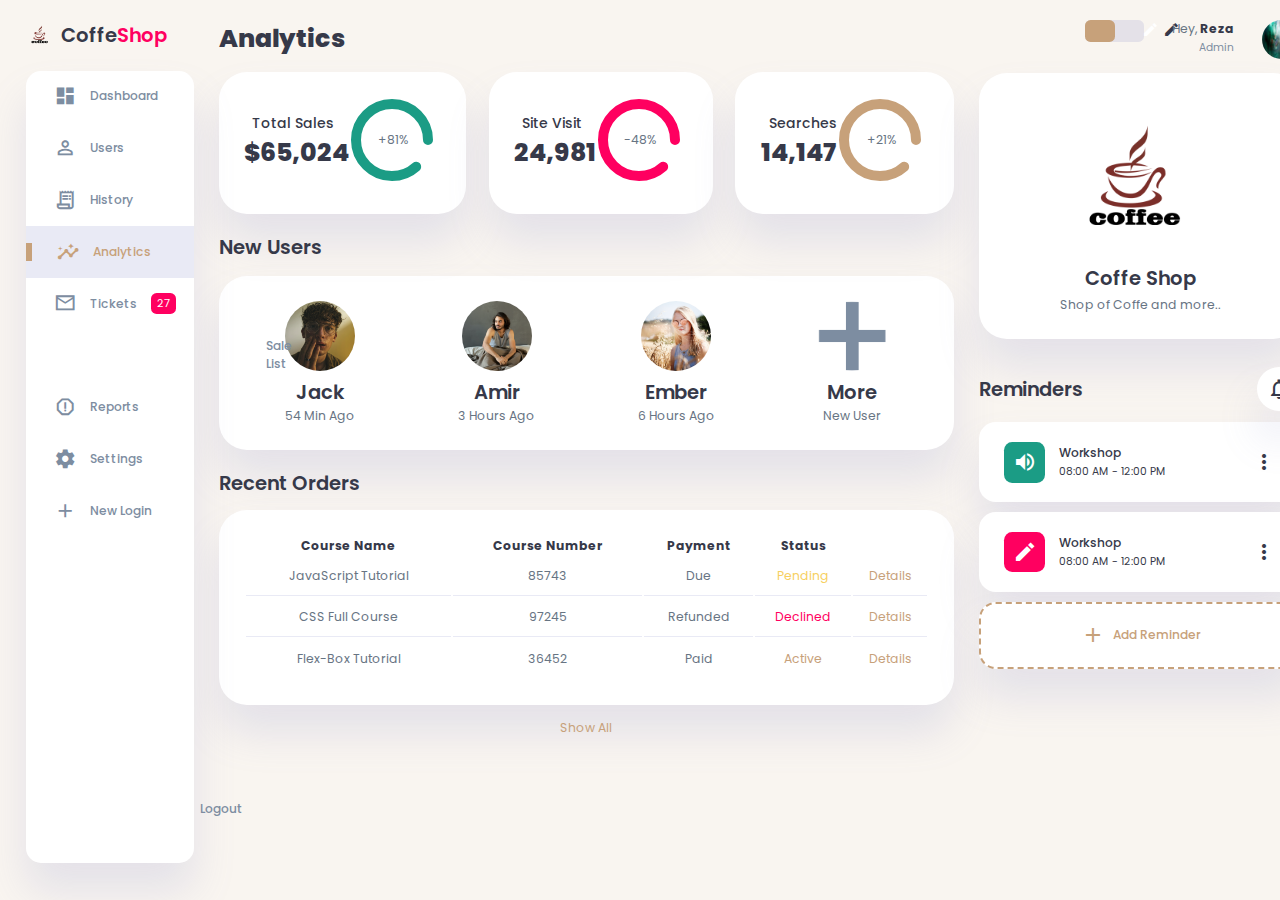
<file: Dashboard/dashboard.html>
<!DOCTYPE html>
<html lang="en">
<head>
    <meta charset="UTF-8">
    <meta name="viewport" content="width=device-width, initial-scale=1.0">
    <link href="https://fonts.googleapis.com/icon?family=Material+Icons+Sharp" rel="stylesheet">
    <link rel="icon" href="../IMG/cafes.png">
    <link rel="stylesheet" href="./CSS/Style.css">
    <title>Dashboard Admin</title>
</head>
<body>

    <div class="container">
        <!-- Sidebar Section -->
        <aside>
            <div class="toggle">
                <div class="logo">
                    <img src="../IMG/cafes.png">
                    <h2>Coffe<span class="danger">Shop</span></h2>
                </div>
                <div class="close" id="close-btn">
                    <span class="material-icons-sharp">
                        close
                    </span>
                </div>
            </div>

            <div class="sidebar">
                <a href="#">
                    <span class="material-icons-sharp">
                        dashboard
                    </span>
                    <h3>Dashboard</h3>
                </a>
                <a href="#">
                    <span class="material-icons-sharp">
                        person_outline
                    </span>
                    <h3>Users</h3>
                </a>
                <a href="#">
                    <span class="material-icons-sharp">
                        receipt_long
                    </span>
                    <h3>History</h3>
                </a>
                <a href="#" class="active">
                    <span class="material-icons-sharp">
                        insights
                    </span>
                    <h3>Analytics</h3>
                </a>
                <a href="#">
                    <span class="material-icons-sharp">
                        mail_outline
                    </span>
                    <h3>Tickets</h3>
                    <span class="message-count">27</span>
                </a>
                <a href="#">
                    <span class="material-icons-sharp">
                        inventory
                    </span>
                    <h3>Sale List</h3>
                </a>
                <a href="#">
                    <span class="material-icons-sharp">
                        report_gmailerrorred
                    </span>
                    <h3>Reports</h3>
                </a>
                <a href="#">
                    <span class="material-icons-sharp">
                        settings
                    </span>
                    <h3>Settings</h3>
                </a>
                <a href="#">
                    <span class="material-icons-sharp">
                        add
                    </span>
                    <h3>New Login</h3>
                </a>
                <a href="../index.html">
                    <span class="material-icons-sharp">
                        logout
                    </span>
                    <h3>Logout</h3>
                </a>
            </div>
        </aside>
        <!-- End of Sidebar Section -->

        <!-- Main Content -->
        <main>
            <h1>Analytics</h1>
            <!-- Analyses -->
            <div class="analyse">
                <div class="sales">
                    <div class="status">
                        <div class="info">
                            <h3>Total Sales</h3>
                            <h1>$65,024</h1>
                        </div>
                        <div class="progresss">
                            <svg>
                                <circle cx="38" cy="38" r="36"></circle>
                            </svg>
                            <div class="percentage">
                                <p>+81%</p>
                            </div>
                        </div>
                    </div>
                </div>
                <div class="visits">
                    <div class="status">
                        <div class="info">
                            <h3>Site Visit</h3>
                            <h1>24,981</h1>
                        </div>
                        <div class="progresss">
                            <svg>
                                <circle cx="38" cy="38" r="36"></circle>
                            </svg>
                            <div class="percentage">
                                <p>-48%</p>
                            </div>
                        </div>
                    </div>
                </div>
                <div class="searches">
                    <div class="status">
                        <div class="info">
                            <h3>Searches</h3>
                            <h1>14,147</h1>
                        </div>
                        <div class="progresss">
                            <svg>
                                <circle cx="38" cy="38" r="36"></circle>
                            </svg>
                            <div class="percentage">
                                <p>+21%</p>
                            </div>
                        </div>
                    </div>
                </div>
            </div>
            <!-- End of Analyses -->

            <!-- New Users Section -->
            <div class="new-users">
                <h2>New Users</h2>
                <div class="user-list">
                    <div class="user">
                        <img src="./images/profile-2.jpg">
                        <h2>Jack</h2>
                        <p>54 Min Ago</p>
                    </div>
                    <div class="user">
                        <img src="./images/profile-3.jpg">
                        <h2>Amir</h2>
                        <p>3 Hours Ago</p>
                    </div>
                    <div class="user">
                        <img src="./images/profile-4.jpg">
                        <h2>Ember</h2>
                        <p>6 Hours Ago</p>
                    </div>
                    <div class="user">
                        <img src="./images/plus.png">
                        <h2>More</h2>
                        <p>New User</p>
                    </div>
                </div>
            </div>
            <!-- End of New Users Section -->

            <!-- Recent Orders Table -->
            <div class="recent-orders">
                <h2>Recent Orders</h2>
                <table>
                    <thead>
                        <tr>
                            <th>Course Name</th>
                            <th>Course Number</th>
                            <th>Payment</th>
                            <th>Status</th>
                            <th></th>
                        </tr>
                    </thead>
                    <tbody></tbody>
                </table>
                <a href="#">Show All</a>
            </div>
            <!-- End of Recent Orders -->

        </main>
        <!-- End of Main Content -->

        <!-- Right Section -->
        <div class="right-section">
            <div class="nav">
                <button id="menu-btn">
                    <span class="material-icons-sharp">
                        menu
                    </span>
                </button>
                <div class="dark-mode">
                    <span class="material-icons-sharp active">
                        light_mode
                    </span>
                    <span class="material-icons-sharp">
                        dark_mode
                    </span>
                </div>

                <div class="profile">
                    <div class="info">
                        <p>Hey, <b>Reza</b></p>
                        <small class="text-muted">Admin</small>
                    </div>
                    <div class="profile-photo">
                        <img src="./images/profile-1.jpg">
                    </div>
                </div>

            </div>
            <!-- End of Nav -->

            <div class="user-profile">
                <div class="logo">
                    <img src="../IMG/cafes.png">
                    <h2>Coffe Shop</h2>
                    <p>Shop of Coffe and more..</p>
                </div>
            </div>

            <div class="reminders">
                <div class="header">
                    <h2>Reminders</h2>
                    <span class="material-icons-sharp">
                        notifications_none
                    </span>
                </div>

                <div class="notification">
                    <div class="icon">
                        <span class="material-icons-sharp">
                            volume_up
                        </span>
                    </div>
                    <div class="content">
                        <div class="info">
                            <h3>Workshop</h3>
                            <small class="text_muted">
                                08:00 AM - 12:00 PM
                            </small>
                        </div>
                        <span class="material-icons-sharp">
                            more_vert
                        </span>
                    </div>
                </div>

                <div class="notification deactive">
                    <div class="icon">
                        <span class="material-icons-sharp">
                            edit
                        </span>
                    </div>
                    <div class="content">
                        <div class="info">
                            <h3>Workshop</h3>
                            <small class="text_muted">
                                08:00 AM - 12:00 PM
                            </small>
                        </div>
                        <span class="material-icons-sharp">
                            more_vert
                        </span>
                    </div>
                </div>

                <div class="notification add-reminder">
                    <div>
                        <span class="material-icons-sharp">
                            add
                        </span>
                        <h3>Add Reminder</h3>
                    </div>
                </div>
            </div>
        </div>
    </div>

    <script src="./JS/orders.js"></script>
    <script src="./JS/Script.js"></script>
</body>

</html>
</file>
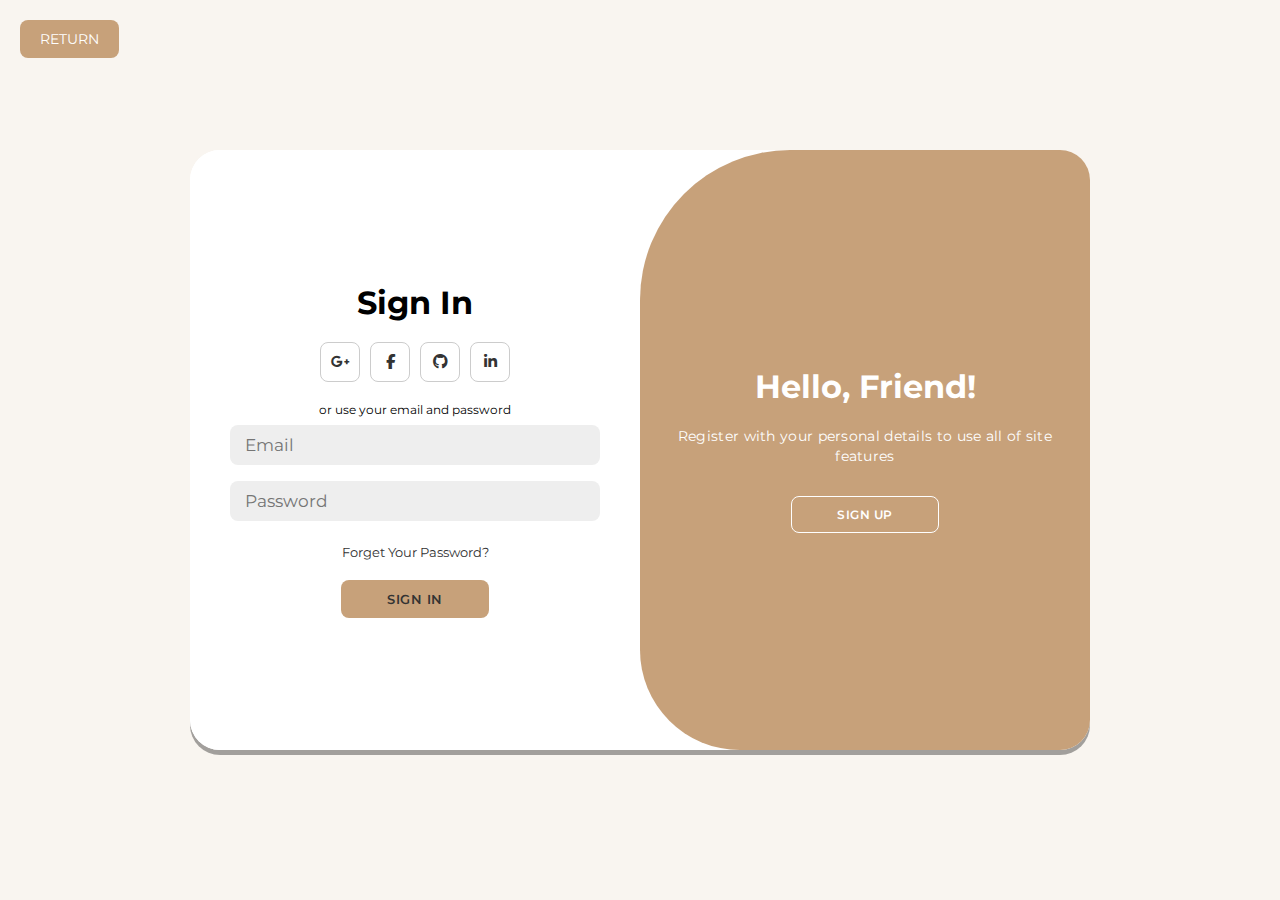
<file: Login/login.html>
<!DOCTYPE html>
<html lang="en">
<head>
    <meta charset="UTF-8">
    <meta name="viewport" content="width=device-width, initial-scale=1.0">
    <link rel="stylesheet" href="https://cdnjs.cloudflare.com/ajax/libs/font-awesome/6.4.2/css/all.min.css">
    <title>Login and Register</title>
    <link rel="stylesheet" href="./CSS/Style.css">
    <link rel="icon" href="../IMG/cafes.png">
</head>
<body>
    
    <div class="container" id="container">
        <div class="form-container sign-up">
            <form>
                <h1>Create Account</h1>
                <div class="social-icons">
                    <a href="#" class="icon google"><i class="fa-brands fa-google-plus-g google"></i></a>
                    <a href="#" class="icon facebook"><i class="fa-brands fa-facebook-f facebook"></i></a>
                    <a href="#" class="icon github"><i class="fa-brands fa-github github" ></i></a>
                    <a href="#" class="icon linkedin"><i class="fa-brands fa-linkedin-in linkedin"></i></a>
                </div>
                <span>or use your email for registeration</span>
                <input type="text" placeholder="Name">
                <input type="email" placeholder="Email">
                <input type="password" placeholder="Password">
                <button>
                    <a href="../Dashboard/dashboard.html">Sign Up</a>
                </button>
            </form>
        </div>
        <div class="form-container sign-in">
            <form>
                <h1>Sign In</h1>
                <div class="social-icons">
                    <a href="#" class="icon google"><i class="fa-brands fa-google-plus-g google"></i></a>
                    <a href="#" class="icon facebook"><i class="fa-brands fa-facebook-f facebook"></i></a>
                    <a href="#" class="icon github"><i class="fa-brands fa-github github" ></i></a>
                    <a href="#" class="icon linkedin"><i class="fa-brands fa-linkedin-in linkedin"></i></a>
                </div>
                <span>or use your email and password</span>
                <input type="email" placeholder="Email">
                <input type="password" placeholder="Password">
                <a href="#">Forget Your Password?</a>
                <button>
                    <a href="../Dashboard/dashboard.html">Sign In</a>
                </button>
            </form>
        </div>
        <div class="toggle-container">
            <div class="toggle">
                <div class="toggle-panel toggle-left">
                    <h1>Welcome Back!</h1>
                    <p>Enter your personal details to use all of site features</p>
                    <button class="hidden" id="login">Sign In</button>
                </div>
                <div class="toggle-panel toggle-right">
                    <h1>Hello, Friend!</h1>
                    <p>Register with your personal details to use all of site features</p>
                    <button class="hidden" id="register">Sign Up</button>
                </div>
            </div>
        </div>
    </div>
    <button class="return-button">
        <a href="../index.html">Return</a>
    </button>


    <script src="./JS/Script.js"></script>
</body>
</html>
</file>
<file: Dashboard/CSS/Style.css>
@import url('https://fonts.googleapis.com/css2?family=Poppins:wght@300;400;500;600;700;800&display=swap');

:root{
    --color-primary: #c7a17a;
    --color-danger: #FF0060;
    --color-success: #1B9C85;
    --color-warning: #F7D060;
    --color-white: #fff;
    --color-info-dark: #7d8da1;
    --color-dark: #363949;
    --color-light: rgba(132, 139, 200, 0.18);
    --color-dark-variant: #677483;
    --color-background: #f9f5f0;

    --card-border-radius: 2rem;
    --border-radius-1: 0.4rem;
    --border-radius-2: 1.2rem;

    --card-padding: 1.8rem;
    --padding-1: 1.2rem;

    --box-shadow: 0 2rem 3rem var(--color-light);
}

.dark-mode-variables{
    --color-background: #181a1e;
    --color-white: #202528;
    --color-dark: #edeffd;
    --color-dark-variant: #a3bdcc;
    --color-light: rgba(0, 0, 0, 0.4);
    --box-shadow: 0 2rem 3rem var(--color-light);
}

*{
    margin: 0;
    padding: 0;
    outline: 0;
    appearance: 0;
    border: 0;
    text-decoration: none;
    box-sizing: border-box;
}

html{
    font-size: 14px;
}

body{
    width: 100vw;
    height: 100vh;
    font-family: 'Poppins', sans-serif;
    font-size: 0.88rem;
    user-select: none;
    overflow-x: hidden;
    color: var(--color-dark);
    background-color: var(--color-background);
}

a{
    color: var(--color-dark);
}

img{
    display: block;
    width: 100%;
    object-fit: cover;
}

h1{
    font-weight: 800;
    font-size: 1.8rem;
}

h2{
    font-weight: 600;
    font-size: 1.4rem;
}

h3{
    font-weight: 500;
    font-size: 0.87rem;
}

small{
    font-size: 0.76rem;
}

p{
    color: var(--color-dark-variant);
}

b{
    color: var(--color-dark);
}

.text-muted{
    color: var(--color-info-dark);
}

.primary{
    color: var(--color-primary);
}

.danger{
    color: var(--color-danger);
}

.success{
    color: var(--color-success);
}

.warning{
    color: var(--color-warning);
}

.container{
    display: grid;
    width: 96%;
    margin: 0 auto;
    gap: 1.8rem;
    grid-template-columns: 12rem auto 23rem;
}

aside{
    height: 100vh;
}

aside .toggle{
    display: flex;
    align-items: center;
    justify-content: space-between;
    margin-top: 1.4rem;
}

aside .toggle .logo{
    display: flex;
    gap: 0.5rem;
}

aside .toggle .logo img{
    width: 2rem;
    height: 2rem;
}

aside .toggle .close{
    padding-right: 1rem;
    display: none;
}

aside .sidebar{
    display: flex;
    flex-direction: column;
    background-color: var(--color-white);
    box-shadow: var(--box-shadow);
    border-radius: 15px;
    height: 88vh;
    position: relative;
    top: 1.5rem;
    transition: all 0.3s ease;
}

aside .sidebar:hover{
    box-shadow: none;
}

aside .sidebar a{
    display: flex;
    align-items: center;
    color: var(--color-info-dark);
    height: 3.7rem;
    gap: 1rem;
    position: relative;
    margin-left: 2rem;
    transition: all 0.3s ease;
}

aside .sidebar a span{
    font-size: 1.6rem;
    transition: all 0.3s ease;
}

aside .sidebar a:last-child{
    position: absolute;
    bottom: 2rem;
    width: 100%;
}

aside .sidebar a.active{
    width: 100%;
    color: var(--color-primary);
    background-color: var(--color-light);
    margin-left: 0;
}

aside .sidebar a.active::before{
    content: '';
    width: 6px;
    height: 18px;
    background-color: var(--color-primary);
}

aside .sidebar a.active span{
    color: var(--color-primary);
    margin-left: calc(1rem - 3px);
}

aside .sidebar a:hover{
    color: var(--color-primary);
}

aside .sidebar a:hover span{
    margin-left: 0.6rem;
}

aside .sidebar .message-count{
    background-color: var(--color-danger);
    padding: 2px 6px;
    color: var(--color-white);
    font-size: 11px;
    border-radius: var(--border-radius-1);
}

main{
    margin-top: 1.4rem;
}

main .analyse{
    display: grid;
    grid-template-columns: repeat(3, 1fr);
    gap: 1.6rem;
}

main .analyse > div{
    background-color: var(--color-white);
    padding: var(--card-padding);
    border-radius: var(--card-border-radius);
    margin-top: 1rem;
    box-shadow: var(--box-shadow);
    cursor: pointer;
    transition: all 0.3s ease;
}

main .analyse > div:hover{
    box-shadow: none;
}

main .analyse > div .status{
    display: flex;
    align-items: center;
    justify-content: space-between;
}

main .analyse h3{
    margin-left: 0.6rem;
    font-size: 1rem;
}

main .analyse .progresss{
    position: relative;
    width: 92px;
    height: 92px;
    border-radius: 50%;
}

main .analyse svg{
    width: 7rem;
    height: 7rem;
}

main .analyse svg circle{
    fill: none;
    stroke-width: 10;
    stroke-linecap: round;
    transform: translate(5px, 5px);
}

main .analyse .sales svg circle{
    stroke: var(--color-success);
    stroke-dashoffset: -30;
    stroke-dasharray: 200;
}

main .analyse .visits svg circle{
    stroke: var(--color-danger);
    stroke-dashoffset: -30;
    stroke-dasharray: 200;
}

main .analyse .searches svg circle{
    stroke: var(--color-primary);
    stroke-dashoffset: -30;
    stroke-dasharray: 200;
}

main .analyse .progresss .percentage{
    position: absolute;
    top: -3px;
    left: -1px;
    display: flex;
    align-items: center;
    justify-content: center;
    height: 100%;
    width: 100%;
}

main .new-users{
    margin-top: 1.3rem;
}

main .new-users .user-list{
    background-color: var(--color-white);
    padding: var(--card-padding);
    border-radius: var(--card-border-radius);
    margin-top: 1rem;
    box-shadow: var(--box-shadow);
    display: flex;
    justify-content: space-around;
    flex-wrap: wrap;
    gap: 1.4rem;
    cursor: pointer;
    transition: all 0.3s ease;
}

main .new-users .user-list:hover{
    box-shadow: none;
}

main .new-users .user-list .user{
    display: flex;
    flex-direction: column;
    align-items: center;
    justify-content: center;
}

main .new-users .user-list .user img{
    width: 5rem;
    height: 5rem;
    margin-bottom: 0.4rem;
    border-radius: 50%;
}

main .recent-orders{
    margin-top: 1.3rem;
}

main .recent-orders h2{
    margin-bottom: 0.8rem;
}

main .recent-orders table{
    background-color: var(--color-white);
    width: 100%;
    padding: var(--card-padding);
    text-align: center;
    box-shadow: var(--box-shadow);
    border-radius: var(--card-border-radius);
    transition: all 0.3s ease;
}

main .recent-orders table:hover{
    box-shadow: none;
}

main table tbody td{
    height: 2.8rem;
    border-bottom: 1px solid var(--color-light);
    color: var(--color-dark-variant);
}

main table tbody tr:last-child td{
    border: none;
}

main .recent-orders a{
    text-align: center;
    display: block;
    margin: 1rem auto;
    color: var(--color-primary);
}

.right-section{
    margin-top: 1.4rem;
}

.right-section .nav{
    display: flex;
    justify-content: end;
    gap: 2rem;
}

.right-section .nav button{
    display: none;
}

.right-section .dark-mode{
    background-color: var(--color-light);
    display: flex;
    justify-content: space-between;
    align-items: center;
    height: 1.6rem;
    width: 4.2rem;
    cursor: pointer;
    border-radius: var(--border-radius-1);
}

.right-section .dark-mode span{
    font-size: 1.2rem;
    width: 50%;
    height: 100%;
    display: flex;
    align-items: center;
    justify-content: center;
}

.right-section .dark-mode span.active{
    background-color: var(--color-primary);
    color: white;
    border-radius: var(--border-radius-1);
}

.right-section .nav .profile{
    display: flex;
    gap: 2rem;
    text-align: right;
}

.right-section .nav .profile .profile-photo{
    width: 2.8rem;
    height: 2.8rem;
    border-radius: 50%;
    overflow: hidden;
}

.right-section .user-profile{
    display: flex;
    justify-content: center;
    text-align: center;
    margin-top: 1rem;
    background-color: var(--color-white);
    padding: var(--card-padding);
    border-radius: var(--card-border-radius);
    box-shadow: var(--box-shadow);
    cursor: pointer;
    transition: all 0.3s ease;
}

.right-section .user-profile:hover{
    box-shadow: none;
}

.right-section .user-profile img{
    width: 11rem;
    height: auto;
    margin-bottom: 0.8rem;
    border-radius: 50%;
}

.right-section .user-profile h2{
    margin-bottom: 0.2rem;
}

.right-section .reminders{
    margin-top: 2rem;
}

.right-section .reminders .header{
    display: flex;
    align-items: center;
    justify-content: space-between;
    margin-bottom: 0.8rem;
}

.right-section .reminders .header span{
    padding: 10px;
    box-shadow: var(--box-shadow);
    background-color: var(--color-white);
    border-radius: 50%;
}

.right-section .reminders .notification{
    background-color: var(--color-white);
    display: flex;
    align-items: center;
    gap: 1rem;
    margin-bottom: 0.7rem;
    padding: 1.4rem var(--card-padding);
    border-radius: var(--border-radius-2);
    box-shadow: var(--box-shadow);
    cursor: pointer;
    transition: all 0.3s ease;
}

.right-section .reminders .notification:hover{
    box-shadow: none;
}

.right-section .reminders .notification .content{
    display: flex;
    justify-content: space-between;
    align-items: center;
    margin: 0;
    width: 100%;
}

.right-section .reminders .notification .icon{
    padding: 0.6rem;
    color: var(--color-white);
    background-color: var(--color-success);
    border-radius: 20%;
    display: flex;
}

.right-section .reminders .notification.deactive .icon{
    background-color: var(--color-danger);
}

.right-section .reminders .add-reminder{
    background-color: var(--color-white);
    border: 2px dashed var(--color-primary);
    color: var(--color-primary);
    display: flex;
    align-items: center;
    justify-content: center;
    cursor: pointer;
}

.right-section .reminders .add-reminder:hover{
    background-color: var(--color-primary);
    color: white;
}

.right-section .reminders .add-reminder div{
    display: flex;
    align-items: center;
    gap: 0.6rem;
}

@media screen and (max-width: 1200px) {
    .container{
        width: 95%;
        grid-template-columns: 7rem auto 23rem;
    }

    aside .logo h2{
        display: none;
    }

    aside .sidebar h3{
        display: none;
    }

    aside .sidebar a{
        width: 5.6rem;
    }

    aside .sidebar a:last-child{
        position: relative;
        margin-top: 1.8rem;
    }

    main .analyse{
        grid-template-columns: 1fr;
        gap: 0;
    }

    main .new-users .user-list .user{
        flex-basis: 40%;
    }

    main .recent-orders {
        width: 94%;
        position: absolute;
        left: 50%;
        transform: translateX(-50%);
        margin: 2rem 0 0 0.8rem;
        margin-top: 100px;
    }

    main .recent-orders table{
        width: 83vw;
    }

    main table thead tr th:last-child,
    main table thead tr th:first-child{
        display: none;
    }

    main table tbody tr td:last-child,
    main table tbody tr td:first-child{
        display: none;
    }

}

@media screen and (max-width: 768px) {
    .container{
        width: 100%;
        grid-template-columns: 1fr;
        padding: 0 var(--padding-1);
    }

    aside{
        position: fixed;
        background-color: var(--color-white);
        width: 15rem;
        z-index: 3;
        box-shadow: 1rem 3rem 4rem var(--color-light);
        height: 100vh;
        left: -100%;
        display: none;
        animation: showMenu 0.4s ease forwards;
    }

    @keyframes showMenu {
        to{
            left: 0;
        } 
    }

    aside .logo{
        margin-left: 1rem;
    }

    aside .logo h2{
        display: inline;
    }

    aside .sidebar h3{
        display: inline;
    }

    aside .sidebar a{
        width: 100%;
        height: 3.4rem;
    }

    aside .sidebar a:last-child{
        position: absolute;
        bottom: 5rem;
    }

    aside .toggle .close{
        display: inline-block;
        cursor: pointer;
    }

    main{
        margin-top: 8rem;
        padding: 0 1rem;
    }

    main .new-users .user-list .user{
        flex-basis: 35%;
    }

    main .recent-orders{
        position: relative;
        margin: 3rem 0 0 0;
        width: 100%;
    }

    main .recent-orders table{
        width: 100%;
        margin: 0;
    }

    .right-section{
        width: 94%;
        margin: 0 auto 4rem;
    }

    .right-section .nav{
        position: fixed;
        top: 0;
        left: 0;
        align-items: center;
        background-color: var(--color-white);
        padding: 0 var(--padding-1);
        height: 4.6rem;
        width: 100%;
        z-index: 2;
        box-shadow: 0 1rem 1rem var(--color-light);
        margin: 0;
    }

    .right-section .nav .dark-mode{
        width: 4.4rem;
        position: absolute;
        left: 66%;
    }

    .right-section .profile .info{
        display: none;
    }

    .right-section .nav button{
        display: inline-block;
        background-color: transparent;
        cursor: pointer;
        color: var(--color-dark);
        position: absolute;
        left: 1rem;
    }

    .right-section .nav button span{
        font-size: 2rem;
    }

}
</file>
<file: Login/CSS/Style.css>
@import url('https://fonts.googleapis.com/css2?family=Montserrat:wght@300;400;500;600;700&display=swap');

/* General Styles */
* {
    margin: 0;
    padding: 0;
    box-sizing: border-box;
    font-family: 'Montserrat', sans-serif;
}

/* Body Styles */
body {
    background-color: #f9f5f0;
    background: linear-gradient(to right,#f9f5f0);
    display: flex;
    align-items: center;
    justify-content: center;
    flex-direction: column;
    height: 100vh;
}

.container {
    background-color: #fff;
    border-radius: 30px;
    box-shadow: 0 5px rgba(0, 0, 0, 0.35);
    position: relative;
    overflow: hidden;
    width: 900px; 
    max-width: 100%;
    min-height: 600px; 
    margin: 30px; 
}

.container p {
    font-size: 14px;
    line-height: 20px;
    letter-spacing: 0.3px;
    margin: 20px 0;
}

.container span {
    font-size: 12px;
}

.container a {
    color: #333;
    font-size: 13px;
    text-decoration: none;
    margin: 15px 0 10px;
}

.container button {
    background-color: #c7a17a;
    color: #fff;
    font-size: 12px;
    padding: 10px 45px;
    border: 1px solid transparent;
    border-radius: 8px;
    font-weight: 600;
    letter-spacing: 0.5px;
    text-transform: uppercase;
    margin-top: 10px;
    cursor: pointer;
}

.container button.hidden {
    background-color: transparent;
    border-color: #fff;
}

.container form {
    background-color: #fff;
    display: flex;
    align-items: center;
    justify-content: center;
    flex-direction: column;
    padding: 0 40px;
    height: 100%;
}

.container input {
    background-color: #eee;
    border: none;
    margin: 8px 0;
    padding: 10px 15px;
    font-size: 17px;
    border-radius: 8px;
    width: 100%;
    outline: none;
}

.form-container {
    position: absolute;
    top: 0;
    height: 100%;
    width: 50%; 
    transition: all 0.6s ease-in-out;
}

.sign-in {
    left: 0;
    width: 50%;
    z-index: 2;
}

.container.active .sign-in {
    transform: translateX(100%);
}

.sign-up {
    left: 0;
    width: 50%;
    opacity: 0;
    z-index: 1;   
}

.container.active .sign-up {
    transform: translateX(100%);
    opacity: 1;
    z-index: 5;
    animation: move 0.6s;
}

@keyframes move {
    0%, 49.99% {
        opacity: 0;
        z-index: 1;
    }

    50%, 100% {
        opacity: 1;
        z-index: 5;
    }
}

.social-icons {
    margin: 20px 0;
}

.social-icons a {
    border: 1px solid #ccc;
    border-radius: 20%;
    display: inline-flex;
    justify-content: center;
    align-items: center;
    margin: 0 3px;
    width: 40px;
    height: 40px;
}

.toggle-container {
    position: absolute;
    top: 0;
    left: 50%;
    width: 50%;
    height: 100%;
    overflow: hidden;
    transition: all 0.6s ease-in-out;
    border-radius: 150px 0 0 100px;
    z-index: 100;
}

.container.active .toggle-container {
    transform: translateX(-100%);
    border-radius: 0 150px 100px 0;
}

.toggle {
    background-color: #c7a17a;
    height: 100%;
    background: linear-gradient(to right, #c7a17a);
    color: #fff;
    position: relative;
    left: -100%;
    height: 100%;
    width: 200%;
    transform: translateX(0);
    transition: all 0.6s ease-in-out;
}

.container.active .toggle {
    transform: translateX(50%);
}

.toggle-panel {
    position: absolute;
    width: 50%;
    height: 100%;
    display: flex;
    align-items: center;
    justify-content: center;
    flex-direction: column;
    padding: 0 30px;
    text-align: center;
    top: 0;
    transform: translateX(0);
    transition: all 0.6s ease-in-out;
}

.toggle-left {
    transform: translateX(-200%);
}

.container.active .toggle-left {
    transform: translateX(0);
}

.toggle-right {
    right: 0;
    transform: translateX(0);
}

.container.active .toggle-right {
    transform: translateX(200%);
}

/* Button return */
.return-button {
    position: absolute; 
    top: 20px; 
    left: 20px; 
    background-color: #c7a17a; 
    color: white;
    padding: 10px 20px;
    border-radius: 8px;
    cursor: pointer;
    font-size: 14px;
    text-transform: uppercase;
    border: none;
}

.return-button a {
    text-decoration: none;
    color: white;
}

/* github */
.icon .github {
    font-size: 15px;
    transition: 0.5s;
}

.icon .github:hover {
    background-color: black;
    color: #fff;
}

.github:hover {
    background-color: black;
    color: #fff;
}

/* facebook */
.icon .facebook {
    font-size: 15px;
    transition: 0.5s;
}

.icon .facebook:hover {
    background-color: #4267B2;
    color: #fff;
}

.facebook:hover {
    background-color: #4267B2;
    color: #fff;
}

/* google */ 
.icon .google {
    font-size: 15px;
    transition: 0.5s;
}

.icon .google:hover {
    color: #000;
}

.google:hover {
    background-color: #eeeeee;
    color: #000;
}
/* linkedin */
.icon .linkedin {
    font-size: 15px;
    transition: 0.5s;
}

.icon .linkedin:hover {
    background-color: #0e76a8;
    color: #fff;
}

.linkedin:hover {
    background-color: #0e76a8;
    color: #fff;
}

.botones {
    color: white;
}
</file>
